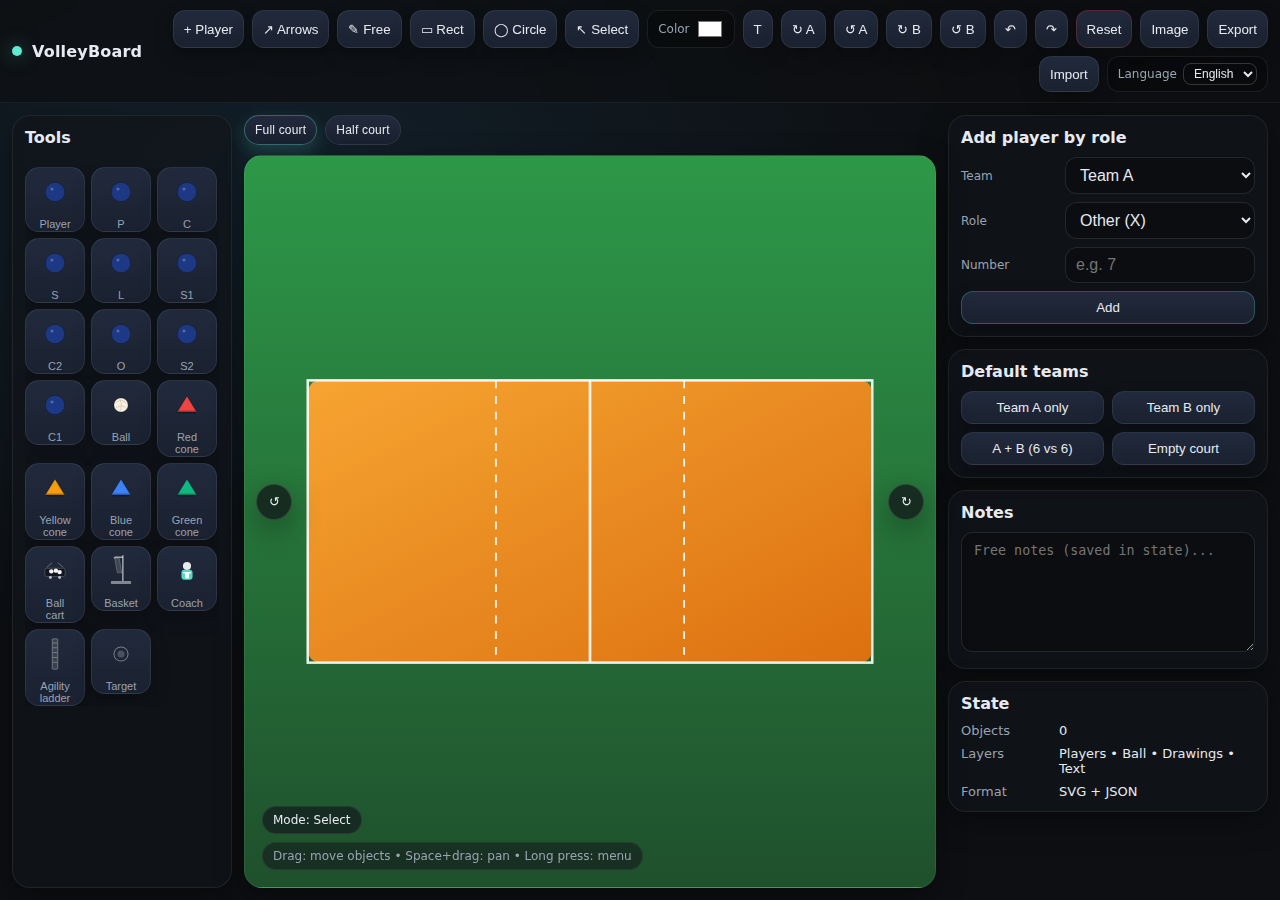
<file: docs/index.html>
<!doctype html>
<html lang="en">
<head>
  <meta charset="utf-8" />
  <meta name="viewport" content="width=device-width, initial-scale=1, maximum-scale=1, user-scalable=no, viewport-fit=cover" />
  <meta name="theme-color" content="#111111" />
  <title>VolleyBoard SVG</title>
  <link rel="manifest" href="./manifest.webmanifest" />
  <link rel="stylesheet" href="./style.css" />
</head>
<body>
  <header class="topbar">
    <div class="brand">
      <span class="dot"></span>
      <span class="title">VolleyBoard</span>
    </div>
    <div class="toolbar">
      <button id="btnAddPlayer" class="btn" title="Add player" data-i18n-title="toolbar.addPlayer.title" data-i18n="toolbar.addPlayer.text">+ Player</button>
      <button id="btnArrow" class="btn" title="Draw arrows" data-i18n-title="toolbar.arrow.title" data-i18n="toolbar.arrow.text">↗ Arrows</button>
      <button id="btnFreehand" class="btn" title="Draw freehand" data-i18n-title="toolbar.freehand.title" data-i18n="toolbar.freehand.text">✎ Free</button>
      <button id="btnRect" class="btn" title="Draw rectangle" data-i18n-title="toolbar.rect.title" data-i18n="toolbar.rect.text">▭ Rect</button>
      <button id="btnCircle" class="btn" title="Draw circle" data-i18n-title="toolbar.circle.title" data-i18n="toolbar.circle.text">◯ Circle</button>
      <button id="btnSelectMode" class="btn" title="Selection mode" data-i18n-title="toolbar.select.title" data-i18n="toolbar.select.text">↖ Select</button>
      <label class="colorControl" title="Drawing color" data-i18n-title="toolbar.color.title">
        <span data-i18n="toolbar.color.label">Color</span>
        <input id="drawColor" type="color" value="#ffffff" />
      </label>
      <button id="btnText" class="btn" title="Add text" data-i18n-title="toolbar.text.title">T</button>
      <button id="btnRotateACW" class="btn" title="Rotate team A (clockwise)" data-i18n-title="toolbar.rotateACW.title">↻ A</button>
      <button id="btnRotateACCW" class="btn" title="Rotate team A (counterclockwise)" data-i18n-title="toolbar.rotateACCW.title">↺ A</button>
      <button id="btnRotateBCW" class="btn" title="Rotate team B (clockwise)" data-i18n-title="toolbar.rotateBCW.title">↻ B</button>
      <button id="btnRotateBCCW" class="btn" title="Rotate team B (counterclockwise)" data-i18n-title="toolbar.rotateBCCW.title">↺ B</button>
      <button id="btnUndo" class="btn" title="Undo" data-i18n-title="toolbar.undo.title">↶</button>
      <button id="btnRedo" class="btn" title="Redo" data-i18n-title="toolbar.redo.title">↷</button>
      <button id="btnReset" class="btn btnDanger" title="Reset" data-i18n-title="toolbar.reset.title" data-i18n="toolbar.reset.text">Reset</button>
      <button id="btnExportImg" class="btn" title="Export PNG image" data-i18n-title="toolbar.exportImg.title" data-i18n="toolbar.exportImg.text">Image</button>
      <button id="btnExport" class="btn" title="Export JSON" data-i18n-title="toolbar.export.title" data-i18n="toolbar.export.text">Export</button>
      <button id="btnImport" class="btn" title="Import JSON" data-i18n-title="toolbar.import.title" data-i18n="toolbar.import.text">Import</button>
      <label class="langControl" title="Language" data-i18n-title="ui.language">
        <span data-i18n="ui.language">Language</span>
        <select id="langSelect" aria-label="Language" data-i18n-aria-label="ui.language"></select>
      </label>
    </div>
  </header>

  <main class="main">
    <aside class="toolbox">
      <div class="panel toolboxPanel">
        <div class="panelTitle" data-i18n="toolbox.title">Tools</div>
        <div class="toolGrid" id="toolGrid"></div>
      </div>
    </aside>
    <section class="stageWrap">
      <div class="layoutTabs" id="layoutTabs" role="tablist">
        <button class="tab isActive" data-layout="full-h" role="tab" data-i18n="layout.full">Full court</button>
        <button class="tab" data-layout="half" role="tab" data-i18n="layout.half">Half court</button>
      </div>
      <div class="stage" id="stage"></div>
      <button class="rotateBtn rotateLeft" id="btnRotateLeft" type="button" title="Rotate left" data-i18n-title="rotate.left.title">↺</button>
      <button class="rotateBtn rotateRight" id="btnRotateRight" type="button" title="Rotate right" data-i18n-title="rotate.right.title">↻</button>
      <div class="inspectorOverlay" id="inspectorOverlay">
        <div class="overlayHeader" id="inspectorHandle" data-i18n="inspector.header">Selected object</div>
        <div id="inspector" class="inspector">
          <div class="muted" data-i18n="inspector.none">No selection</div>
        </div>
      </div>
      <div class="hud" id="hud">
        <div class="hudRow">
          <span class="chip" id="chipMode">Mode: Select</span>
        </div>
        <div class="hudRow">
          <span class="hint" data-i18n="hud.hint">Drag: move objects • Space+drag: pan • Long press: menu</span>
        </div>
      </div>
      <div class="ctxMenu" id="ctxMenu" hidden></div>
    </section>

    <aside class="side">
      <div class="panel">
        <div class="panelTitle" data-i18n="panel.addRole.title">Add player by role</div>
        <div class="formGrid">
          <div class="label" data-i18n="label.team">Team</div>
          <select id="addTeam"></select>
          <div class="label" data-i18n="label.role">Role</div>
          <select id="addRole"></select>
          <div class="label" data-i18n="label.number">Number</div>
          <input id="addNumber" type="text" placeholder="e.g. 7" data-i18n-placeholder="placeholder.number" />
          <button id="btnAddRolePlayer" class="btn btnPrimary full" data-i18n="action.add">Add</button>
        </div>
      </div>

      <div class="panel">
        <div class="panelTitle" data-i18n="panel.presets.title">Default teams</div>
        <div class="presetGrid">
          <button class="btn" data-preset="teamA" data-i18n="preset.teamA">Team A only</button>
          <button class="btn" data-preset="teamB" data-i18n="preset.teamB">Team B only</button>
          <button class="btn" data-preset="teams" data-i18n="preset.teams">A + B (6 vs 6)</button>
          <button class="btn" data-preset="empty" data-i18n="preset.empty">Empty court</button>
        </div>
      </div>

      <div class="panel">
        <div class="panelTitle" data-i18n="panel.notes.title">Notes</div>
        <textarea id="notes" class="notes" placeholder="Free notes (saved in state)..." data-i18n-placeholder="placeholder.notes"></textarea>
      </div>

      <div class="panel">
        <div class="panelTitle" data-i18n="panel.state.title">State</div>
        <div class="kv">
          <div class="k" data-i18n="state.objects">Objects</div><div class="v" id="statObjects">0</div>
          <div class="k" data-i18n="state.layers">Layers</div><div class="v" data-i18n="state.layers.value">Players • Ball • Drawings • Text</div>
          <div class="k" data-i18n="state.format">Format</div><div class="v" data-i18n="state.format.value">SVG + JSON</div>
        </div>
      </div>
    </aside>
  </main>

  <dialog id="dlgIO" class="dlg">
    <form method="dialog" class="dlgForm">
      <div class="dlgTitle" id="dlgTitle" data-i18n="dialog.io.title">Import/Export</div>
      <textarea id="ioText" class="ioText" spellcheck="false"></textarea>
      <div class="dlgActions">
        <button value="cancel" class="btn" data-i18n="dialog.close">Close</button>
        <button id="btnIOMain" value="ok" class="btn btnPrimary" data-i18n="dialog.ok">OK</button>
      </div>
    </form>
  </dialog>

  <dialog id="dlgMenu" class="dlg">
    <form method="dialog" class="dlgForm small">
      <div class="dlgTitle" data-i18n="dialog.menu.title">Actions</div>
      <div class="menuGrid" id="menuGrid"></div>
      <div class="dlgActions">
        <button value="cancel" class="btn" data-i18n="dialog.close">Close</button>
      </div>
    </form>
  </dialog>

  <script src="./app.js"></script>
  <script>
    if ('serviceWorker' in navigator) {
      window.addEventListener('load', () => navigator.serviceWorker.register('./sw.js').catch(()=>{}));
    }
  </script>
</body>
</html>
</file>
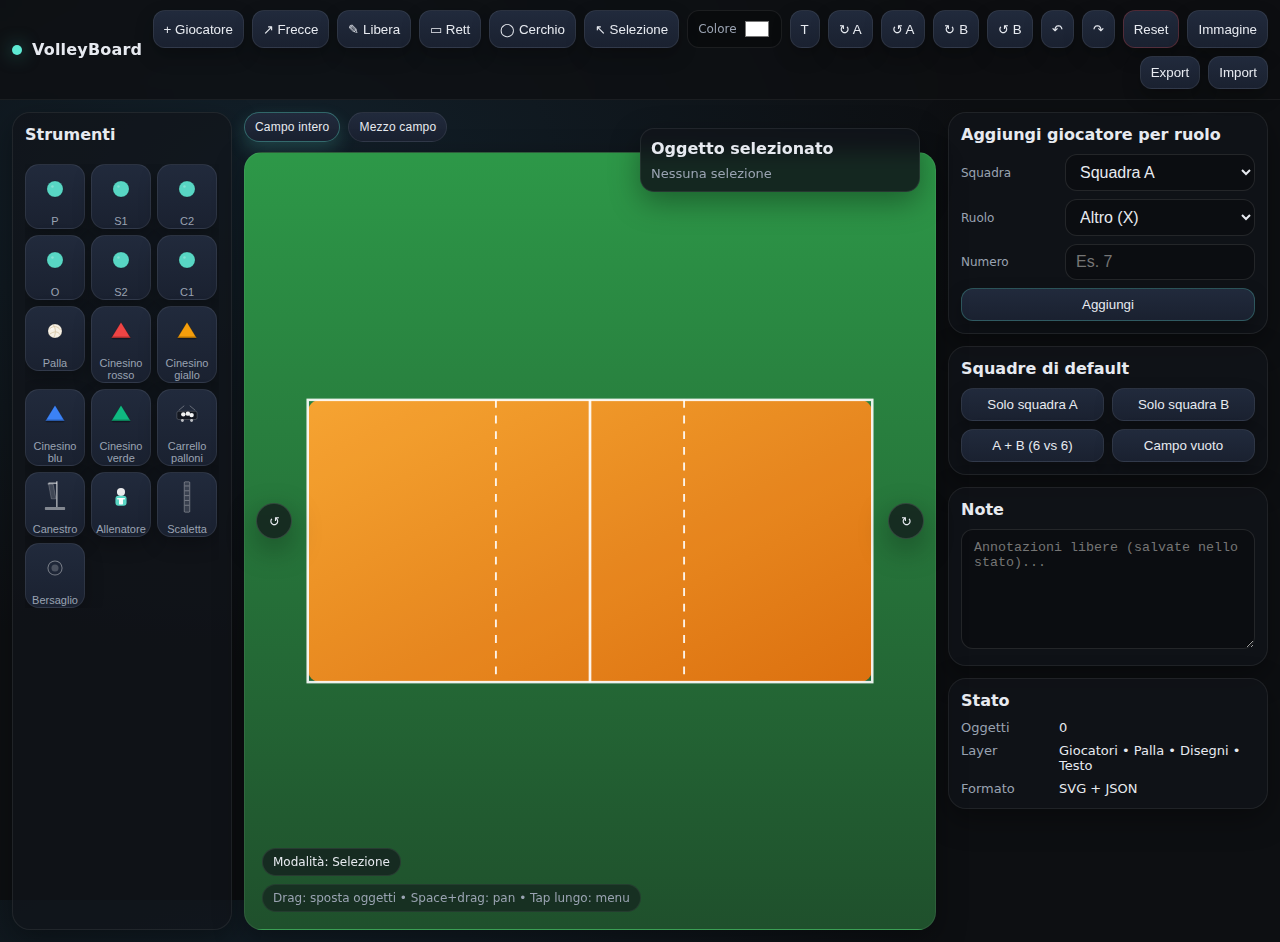
<file: web/index.html>
<!doctype html>
<html lang="it">
<head>
  <meta charset="utf-8" />
  <meta name="viewport" content="width=device-width, initial-scale=1, maximum-scale=1, user-scalable=no, viewport-fit=cover" />
  <meta name="theme-color" content="#111111" />
  <title>VolleyBoard SVG</title>
  <link rel="manifest" href="./manifest.webmanifest" />
  <link rel="stylesheet" href="./style.css" />
</head>
<body>
  <header class="topbar">
    <div class="brand">
      <span class="dot"></span>
      <span class="title">VolleyBoard</span>
    </div>
    <div class="toolbar">
      <button id="btnAddPlayer" class="btn" title="Aggiungi giocatore">+ Giocatore</button>
      <button id="btnArrow" class="btn" title="Disegna frecce">↗ Frecce</button>
      <button id="btnFreehand" class="btn" title="Disegna a mano libera">✎ Libera</button>
      <button id="btnRect" class="btn" title="Disegna rettangolo">▭ Rett</button>
      <button id="btnCircle" class="btn" title="Disegna cerchio">◯ Cerchio</button>
      <button id="btnSelectMode" class="btn" title="Modalità selezione">↖ Selezione</button>
      <label class="colorControl" title="Colore disegno">
        <span>Colore</span>
        <input id="drawColor" type="color" value="#ffffff" />
      </label>
      <button id="btnText" class="btn" title="Aggiungi testo">T</button>
      <button id="btnRotateACW" class="btn" title="Ruota squadra A (orario)">↻ A</button>
      <button id="btnRotateACCW" class="btn" title="Ruota squadra A (antiorario)">↺ A</button>
      <button id="btnRotateBCW" class="btn" title="Ruota squadra B (orario)">↻ B</button>
      <button id="btnRotateBCCW" class="btn" title="Ruota squadra B (antiorario)">↺ B</button>
      <button id="btnUndo" class="btn" title="Annulla">↶</button>
      <button id="btnRedo" class="btn" title="Ripristina">↷</button>
      <button id="btnReset" class="btn btnDanger" title="Reset">Reset</button>
      <button id="btnExportImg" class="btn" title="Esporta immagine PNG">Immagine</button>
      <button id="btnExport" class="btn" title="Esporta JSON">Export</button>
      <button id="btnImport" class="btn" title="Importa JSON">Import</button>
    </div>
  </header>

  <main class="main">
    <aside class="toolbox">
      <div class="panel toolboxPanel">
        <div class="panelTitle">Strumenti</div>
        <div class="toolGrid" id="toolGrid"></div>
      </div>
    </aside>
    <section class="stageWrap">
      <div class="layoutTabs" id="layoutTabs" role="tablist">
        <button class="tab isActive" data-layout="full-h" role="tab">Campo intero</button>
        <button class="tab" data-layout="half" role="tab">Mezzo campo</button>
      </div>
      <div class="stage" id="stage"></div>
      <button class="rotateBtn rotateLeft" id="btnRotateLeft" type="button" title="Ruota sinistra">↺</button>
      <button class="rotateBtn rotateRight" id="btnRotateRight" type="button" title="Ruota destra">↻</button>
      <div class="inspectorOverlay" id="inspectorOverlay">
        <div class="overlayHeader" id="inspectorHandle">Oggetto selezionato</div>
        <div id="inspector" class="inspector">
          <div class="muted">Nessuna selezione</div>
        </div>
      </div>
      <div class="hud" id="hud">
        <div class="hudRow">
          <span class="chip" id="chipMode">Modalità: Selezione</span>
        </div>
        <div class="hudRow">
          <span class="hint">Drag: sposta oggetti • Space+drag: pan • Tap lungo: menu</span>
        </div>
      </div>
      <div class="ctxMenu" id="ctxMenu" hidden></div>
    </section>

    <aside class="side">
      <div class="panel">
        <div class="panelTitle">Aggiungi giocatore per ruolo</div>
        <div class="formGrid">
          <div class="label">Squadra</div>
          <select id="addTeam"></select>
          <div class="label">Ruolo</div>
          <select id="addRole"></select>
          <div class="label">Numero</div>
          <input id="addNumber" type="text" placeholder="Es. 7" />
          <button id="btnAddRolePlayer" class="btn btnPrimary full">Aggiungi</button>
        </div>
      </div>

      <div class="panel">
        <div class="panelTitle">Squadre di default</div>
        <div class="presetGrid">
          <button class="btn" data-preset="teamA">Solo squadra A</button>
          <button class="btn" data-preset="teamB">Solo squadra B</button>
          <button class="btn" data-preset="teams">A + B (6 vs 6)</button>
          <button class="btn" data-preset="empty">Campo vuoto</button>
        </div>
      </div>

      <div class="panel">
        <div class="panelTitle">Note</div>
        <textarea id="notes" class="notes" placeholder="Annotazioni libere (salvate nello stato)..."></textarea>
      </div>

      <div class="panel">
        <div class="panelTitle">Stato</div>
        <div class="kv">
          <div class="k">Oggetti</div><div class="v" id="statObjects">0</div>
          <div class="k">Layer</div><div class="v">Giocatori • Palla • Disegni • Testo</div>
          <div class="k">Formato</div><div class="v">SVG + JSON</div>
        </div>
      </div>
    </aside>
  </main>

  <dialog id="dlgIO" class="dlg">
    <form method="dialog" class="dlgForm">
      <div class="dlgTitle" id="dlgTitle">Import/Export</div>
      <textarea id="ioText" class="ioText" spellcheck="false"></textarea>
      <div class="dlgActions">
        <button value="cancel" class="btn">Chiudi</button>
        <button id="btnIOMain" value="ok" class="btn btnPrimary">OK</button>
      </div>
    </form>
  </dialog>

  <dialog id="dlgMenu" class="dlg">
    <form method="dialog" class="dlgForm small">
      <div class="dlgTitle">Azioni</div>
      <div class="menuGrid" id="menuGrid"></div>
      <div class="dlgActions">
        <button value="cancel" class="btn">Chiudi</button>
      </div>
    </form>
  </dialog>

  <script src="./app.js"></script>
  <script>
    if ('serviceWorker' in navigator) {
      window.addEventListener('load', () => navigator.serviceWorker.register('./sw.js').catch(()=>{}));
    }
  </script>
</body>
</html>
</file>
<file: docs/style.css>
/* VolleyBoard minimal UI */
@font-face{
  font-family: "Excalifont";
  src: url("../assets/Excalifont-Regular.woff2") format("woff2");
  font-weight: 400;
  font-style: normal;
  font-display: swap;
}

:root{
  --bg:#0d0f12;
  --panel:#11141a;
  --panel2:#0f1217;
  --text:#e7eaf0;
  --muted:#9aa3b2;
  --accent:#5eead4;
  --danger:#ef4444;
  --stroke:#2a3240;
  --btn:#1a2130;
  --btn2:#212a3c;
  --shadow: 0 10px 30px rgba(0,0,0,.35);
  --radius:14px;
  --radius2:18px;
  --gap:12px;
  --font: ui-sans-serif, system-ui, -apple-system, Segoe UI, Roboto, Ubuntu, Cantarell, Noto Sans, Arial;
}
*{box-sizing:border-box}
html,body{height:100%}
body{
  margin:0;
  font-family:var(--font);
  color:var(--text);
  background: radial-gradient(1200px 800px at 20% 20%, #12202a 0%, var(--bg) 60%);
  overflow:hidden;
  display:flex;
  flex-direction:column;
}
.topbar{
  position:relative;
  display:flex;
  align-items:center;
  justify-content:space-between;
  padding:10px 12px;
  background: rgba(13,15,18,.75);
  backdrop-filter: blur(10px);
  border-bottom:1px solid rgba(255,255,255,.06);
}
.brand{display:flex; gap:10px; align-items:center}
.brand .dot{width:10px;height:10px;border-radius:50%; background:var(--accent); box-shadow:0 0 18px rgba(94,234,212,.5)}
.brand .title{font-weight:700; letter-spacing:.2px}
.toolbar{display:flex; gap:8px; flex-wrap:wrap; justify-content:flex-end}
.colorControl{
  display:flex;
  align-items:center;
  gap:6px;
  padding:6px 10px;
  border-radius:12px;
  background: rgba(0,0,0,.25);
  border:1px solid rgba(255,255,255,.08);
  color:var(--muted);
  font-size:12px;
}
.colorControl input[type="color"]{
  width:28px;
  height:24px;
  border:none;
  padding:0;
  background:transparent;
}
.langControl{
  display:flex;
  align-items:center;
  gap:6px;
  padding:6px 10px;
  border-radius:12px;
  background: rgba(0,0,0,.25);
  border:1px solid rgba(255,255,255,.08);
  color:var(--muted);
  font-size:12px;
}
.langControl select{
  background:transparent;
  color:var(--text);
  border:1px solid rgba(255,255,255,.18);
  border-radius:8px;
  padding:2px 6px;
  font-size:12px;
}
.btn{
  background:linear-gradient(180deg,var(--btn2),var(--btn));
  border:1px solid rgba(255,255,255,.08);
  color:var(--text);
  padding:8px 10px;
  border-radius:12px;
  cursor:pointer;
  box-shadow: 0 8px 18px rgba(0,0,0,.25);
  user-select:none;
  touch-action:manipulation;
}
.btn:active{transform: translateY(1px)}
.btnPrimary{border-color: rgba(94,234,212,.25)}
.btnDanger{border-color: rgba(239,68,68,.25)}
.main{
  display:grid;
  grid-template-columns: 220px 1fr 320px;
  gap:var(--gap);
  padding:var(--gap);
  flex:1;
  min-height:0;
}
.toolbox{
  display:flex;
  flex-direction:column;
  gap:var(--gap);
  height:100%;
  min-width:0;
}
.toolboxPanel{
  display:flex;
  flex-direction:column;
  gap:10px;
  height:100%;
}
.toolTeamToggle{
  display:flex;
  align-items:center;
  gap:6px;
  flex-wrap:wrap;
}
.toolTeamLabel{
  font-size:12px;
  color:var(--muted);
}
.toolGrid{
  display:grid;
  grid-template-columns: repeat(3, minmax(0, 1fr));
  gap:6px;
  overflow:auto;
  max-height:100%;
  padding-right:2px;
}
.toolBtn{
  background:linear-gradient(180deg,var(--btn2),var(--btn));
  border:1px solid rgba(255,255,255,.08);
  color:var(--text);
  border-radius:14px;
  aspect-ratio: 1 / 1;
  display:flex;
  flex-direction:column;
  align-items:center;
  justify-content:center;
  gap:3px;
  cursor:grab;
  box-shadow: 0 8px 18px rgba(0,0,0,.25);
  user-select:none;
}
.toolBtn:active{transform: translateY(1px)}
.toolIcon{
  font-weight:800;
  font-size:14px;
  letter-spacing:.2px;
}
.toolPreview{
  width:46px;
  height:46px;
  display:block;
}
.toolLabel{
  font-size:11px;
  color:var(--muted);
  text-align:center;
  padding:0 6px;
}
.toolLabel{
  font-size:11px;
  color:var(--muted);
  text-align:center;
  padding:0 6px;
}
.toolSwatch{
  width:18px;
  height:16px;
  clip-path: polygon(50% 0, 100% 100%, 0 100%);
  border-radius:2px;
  background: var(--swatch, #f97316);
  box-shadow: inset 0 -2px 0 rgba(0,0,0,.25);
}
.stageWrap{
  position:relative;
  min-width:0;
  display:flex;
  flex-direction:column;
  min-height:0;
}
.toolbarRow{
  display:flex;
  flex-wrap:wrap;
  gap:8px;
  margin-bottom:10px;
}
.layoutTabs{
  display:flex;
  gap:8px;
  flex-wrap:wrap;
  margin-bottom:10px;
}
.tabGroup{
  display:flex;
  gap:6px;
  align-items:center;
}
.tab{
  background:linear-gradient(180deg,var(--btn2),var(--btn));
  border:1px solid rgba(255,255,255,.08);
  color:var(--text);
  padding:7px 10px;
  border-radius:999px;
  cursor:pointer;
  font-size:12px;
  letter-spacing:.2px;
}
.tabSmall{
  padding:6px 9px;
  font-size:11px;
}
.tab.isActive{
  border-color: rgba(94,234,212,.35);
  box-shadow: 0 8px 18px rgba(94,234,212,.18);
}
.rotateBtn{
  position:absolute;
  top:50%;
  transform: translateY(-50%);
  width:36px;
  height:36px;
  border-radius:50%;
  border:1px solid rgba(255,255,255,.12);
  background: rgba(17,20,26,.75);
  color:var(--text);
  cursor:pointer;
  z-index:6;
  box-shadow: var(--shadow);
  backdrop-filter: blur(8px);
}
.rotateBtn:active{transform: translateY(-50%) scale(0.98)}
.rotateLeft{left:12px}
.rotateRight{right:12px}
.stage{
  width:100%;
  height:100%;
  flex:1;
  background:linear-gradient(180deg, #2d9848, #1f502c);
  border:1px solid rgba(255,255,255,.07);
  border-radius: var(--radius2);
  box-shadow: var(--shadow);
  overflow:hidden;
  position:relative;
  touch-action:none;
  overscroll-behavior: none;
}
.stage svg{touch-action:none}
.inspectorOverlay{
  position:absolute;
  top:16px;
  right:16px;
  width:min(280px, calc(100% - 32px));
  background: rgba(17,20,26,.85);
  border:1px solid rgba(255,255,255,.08);
  border-radius: 14px;
  box-shadow: var(--shadow);
  padding:10px;
  z-index:5;
  backdrop-filter: blur(10px);
}
.overlayHeader{
  font-weight:700;
  margin-bottom:8px;
  cursor:move;
  user-select:none;
  touch-action:none;
}
.hud{
  position:absolute;
  left:18px;
  bottom:18px;
  right:18px;
  display:flex;
  flex-direction:column;
  gap:8px;
  pointer-events:none;
}
.ctxMenu{
  position:absolute;
  min-width:220px;
  max-width:320px;
  background: rgba(17,20,26,.95);
  border:1px solid rgba(255,255,255,.08);
  border-radius: 14px;
  box-shadow: var(--shadow);
  padding:10px;
  z-index:9;
  backdrop-filter: blur(10px);
}
.ctxMenu .menuTitle{
  font-weight:800;
  margin-bottom:8px;
}
.ctxMenu .menuRow{
  display:grid;
  grid-template-columns: 90px 1fr;
  gap:8px;
  align-items:center;
  margin:6px 0;
}
.ctxMenu .menuLabel{
  color:var(--muted);
  font-size:12px;
}
.ctxMenu input,.ctxMenu select{
  width:100%;
  background: rgba(0,0,0,.25);
  border:1px solid rgba(255,255,255,.10);
  color:var(--text);
  padding:6px 8px;
  border-radius:10px;
  outline:none;
  font-size:14px;
}
.ctxMenu .menuActions{
  display:flex;
  gap:8px;
  margin-top:8px;
  flex-wrap:wrap;
}
.hudRow{display:flex; gap:10px; align-items:center; flex-wrap:wrap}
.chip{
  pointer-events:none;
  padding:6px 10px;
  border-radius:999px;
  background: rgba(17,20,26,.65);
  border:1px solid rgba(255,255,255,.08);
  color: var(--text);
  font-size:12px;
  backdrop-filter: blur(10px);
}
.hint{
  font-size:12px;
  color:var(--muted);
  padding:6px 10px;
  border-radius:999px;
  background: rgba(17,20,26,.55);
  border:1px solid rgba(255,255,255,.06);
  backdrop-filter: blur(10px);
}
.side{
  display:flex;
  flex-direction:column;
  gap:var(--gap);
  height:100%;
  min-width:0;
}
.panel{
  background: rgba(17,20,26,.7);
  border:1px solid rgba(255,255,255,.07);
  border-radius: var(--radius2);
  box-shadow: var(--shadow);
  padding:12px;
  overflow:auto;
}
.panelTitle{font-weight:700; margin-bottom:10px}
.inspector .row{display:grid; grid-template-columns: 96px 1fr; gap:10px; align-items:center; margin:8px 0}
.inspector .label{color:var(--muted); font-size:12px}
.inspector input,.inspector select{
  width:100%;
  background: rgba(0,0,0,.25);
  border:1px solid rgba(255,255,255,.10);
  color:var(--text);
  padding:8px 10px;
  border-radius:12px;
  outline:none;
  font-size:16px;
}
.muted{color:var(--muted); font-size:13px}
.presetGrid{display:grid; grid-template-columns:1fr 1fr; gap:8px}
.formGrid{display:grid; grid-template-columns: 96px 1fr; gap:8px; align-items:center}
.formGrid .label{color:var(--muted); font-size:12px}
.formGrid input,.formGrid select{
  width:100%;
  background: rgba(0,0,0,.25);
  border:1px solid rgba(255,255,255,.10);
  color:var(--text);
  padding:8px 10px;
  border-radius:12px;
  outline:none;
  font-size:16px;
}
.formGrid .full{grid-column:1/-1}
.notes{
  width:100%;
  min-height:120px;
  resize:vertical;
  background: rgba(0,0,0,.25);
  border:1px solid rgba(255,255,255,.10);
  color:var(--text);
  padding:10px 12px;
  border-radius:12px;
  outline:none;
}
.kv{display:grid; grid-template-columns: 90px 1fr; gap:8px; font-size:13px}
.k{color:var(--muted)}
.dlg::backdrop{background: rgba(0,0,0,.6)}
.dlg{
  border:none;
  border-radius: var(--radius2);
  padding:0;
  width:min(860px, calc(100vw - 24px));
  box-shadow: var(--shadow);
  background: rgba(17,20,26,.95);
  color: var(--text);
}
.dlgForm{display:flex; flex-direction:column; gap:10px; padding:14px}
.dlgForm.small{width:min(520px, calc(100vw - 24px))}
.dlgTitle{font-weight:800}
.ioText{
  width:100%;
  height: min(520px, 56vh);
  resize:vertical;
  background: rgba(0,0,0,.35);
  border:1px solid rgba(255,255,255,.10);
  color:var(--text);
  padding:10px 12px;
  border-radius:12px;
  outline:none;
  font-family: ui-monospace, SFMono-Regular, Menlo, Monaco, Consolas, "Liberation Mono", "Courier New", monospace;
  font-size:12px;
  line-height:1.4;
}
.dlgActions{display:flex; justify-content:flex-end; gap:10px}
.menuGrid{display:grid; grid-template-columns: 1fr 1fr; gap:8px}
@media (max-width: 980px){
  body{overflow:auto}
  .main{
    grid-template-columns: 180px 1fr;
    grid-template-rows: auto auto;
    height:auto;
    gap:10px;
    padding:10px;
  }
  .toolGrid{grid-template-columns: repeat(2, minmax(0, 1fr))}
  .toolPreview{width:36px; height:36px}
  .toolLabel{font-size:10px}
  .toolBtn{border-radius:12px}
  .stage{height: 62vh; min-height: 360px}
  .side{grid-column: 1 / -1}
}
</file>
<file: web/style.css>
/* VolleyBoard minimal UI */
:root{
  --bg:#0d0f12;
  --panel:#11141a;
  --panel2:#0f1217;
  --text:#e7eaf0;
  --muted:#9aa3b2;
  --accent:#5eead4;
  --danger:#ef4444;
  --stroke:#2a3240;
  --btn:#1a2130;
  --btn2:#212a3c;
  --shadow: 0 10px 30px rgba(0,0,0,.35);
  --radius:14px;
  --radius2:18px;
  --gap:12px;
  --font: ui-sans-serif, system-ui, -apple-system, Segoe UI, Roboto, Ubuntu, Cantarell, Noto Sans, Arial;
}
*{box-sizing:border-box}
html,body{height:100%}
body{
  margin:0;
  font-family:var(--font);
  color:var(--text);
  background: radial-gradient(1200px 800px at 20% 20%, #12202a 0%, var(--bg) 60%);
  overflow:hidden;
}
.topbar{
  position:sticky; top:0;
  z-index:10;
  display:flex;
  align-items:center;
  justify-content:space-between;
  padding:10px 12px;
  background: rgba(13,15,18,.75);
  backdrop-filter: blur(10px);
  border-bottom:1px solid rgba(255,255,255,.06);
}
.brand{display:flex; gap:10px; align-items:center}
.brand .dot{width:10px;height:10px;border-radius:50%; background:var(--accent); box-shadow:0 0 18px rgba(94,234,212,.5)}
.brand .title{font-weight:700; letter-spacing:.2px}
.toolbar{display:flex; gap:8px; flex-wrap:wrap; justify-content:flex-end}
.zoomControl{
  display:flex;
  align-items:center;
  gap:6px;
  padding:6px 10px;
  border-radius:12px;
  background: rgba(0,0,0,.25);
  border:1px solid rgba(255,255,255,.08);
  color:var(--muted);
  font-size:12px;
}
.colorControl{
  display:flex;
  align-items:center;
  gap:6px;
  padding:6px 10px;
  border-radius:12px;
  background: rgba(0,0,0,.25);
  border:1px solid rgba(255,255,255,.08);
  color:var(--muted);
  font-size:12px;
}
.colorControl input[type="color"]{
  width:28px;
  height:24px;
  border:none;
  padding:0;
  background:transparent;
}
.zoomControl input[type="range"]{
  width:120px;
}
.btn{
  background:linear-gradient(180deg,var(--btn2),var(--btn));
  border:1px solid rgba(255,255,255,.08);
  color:var(--text);
  padding:8px 10px;
  border-radius:12px;
  cursor:pointer;
  box-shadow: 0 8px 18px rgba(0,0,0,.25);
  user-select:none;
  touch-action:manipulation;
}
.btn:active{transform: translateY(1px)}
.btnPrimary{border-color: rgba(94,234,212,.25)}
.btnDanger{border-color: rgba(239,68,68,.25)}
.main{
  display:grid;
  grid-template-columns: 220px 1fr 320px;
  gap:var(--gap);
  padding:var(--gap);
  height: calc(100% - 58px);
}
.toolbox{
  display:flex;
  flex-direction:column;
  gap:var(--gap);
  height:100%;
  min-width:0;
}
.toolboxPanel{
  display:flex;
  flex-direction:column;
  gap:10px;
  height:100%;
}
.toolGrid{
  display:grid;
  grid-template-columns: repeat(3, minmax(0, 1fr));
  gap:6px;
  overflow:auto;
  max-height:100%;
  padding-right:2px;
}
.toolBtn{
  background:linear-gradient(180deg,var(--btn2),var(--btn));
  border:1px solid rgba(255,255,255,.08);
  color:var(--text);
  border-radius:14px;
  aspect-ratio: 1 / 1;
  display:flex;
  flex-direction:column;
  align-items:center;
  justify-content:center;
  gap:3px;
  cursor:grab;
  box-shadow: 0 8px 18px rgba(0,0,0,.25);
  user-select:none;
}
.toolBtn:active{transform: translateY(1px)}
.toolIcon{
  font-weight:800;
  font-size:14px;
  letter-spacing:.2px;
}
.toolPreview{
  width:46px;
  height:46px;
  display:block;
}
.toolLabel{
  font-size:11px;
  color:var(--muted);
  text-align:center;
  padding:0 6px;
}
.toolLabel{
  font-size:11px;
  color:var(--muted);
  text-align:center;
  padding:0 6px;
}
.toolSwatch{
  width:18px;
  height:16px;
  clip-path: polygon(50% 0, 100% 100%, 0 100%);
  border-radius:2px;
  background: var(--swatch, #f97316);
  box-shadow: inset 0 -2px 0 rgba(0,0,0,.25);
}
.stageWrap{
  position:relative;
  min-width:0;
  display:flex;
  flex-direction:column;
  min-height:0;
}
.layoutTabs{
  display:flex;
  gap:8px;
  flex-wrap:wrap;
  margin-bottom:10px;
}
.tabGroup{
  display:flex;
  gap:6px;
  align-items:center;
}
.tab{
  background:linear-gradient(180deg,var(--btn2),var(--btn));
  border:1px solid rgba(255,255,255,.08);
  color:var(--text);
  padding:7px 10px;
  border-radius:999px;
  cursor:pointer;
  font-size:12px;
  letter-spacing:.2px;
}
.tabSmall{
  padding:6px 9px;
  font-size:11px;
}
.tab.isActive{
  border-color: rgba(94,234,212,.35);
  box-shadow: 0 8px 18px rgba(94,234,212,.18);
}
.rotateBtn{
  position:absolute;
  top:50%;
  transform: translateY(-50%);
  width:36px;
  height:36px;
  border-radius:50%;
  border:1px solid rgba(255,255,255,.12);
  background: rgba(17,20,26,.75);
  color:var(--text);
  cursor:pointer;
  z-index:6;
  box-shadow: var(--shadow);
  backdrop-filter: blur(8px);
}
.rotateBtn:active{transform: translateY(-50%) scale(0.98)}
.rotateLeft{left:12px}
.rotateRight{right:12px}
.stage{
  width:100%;
  height:100%;
  flex:1;
  background:linear-gradient(180deg, #2d9848, #1f502c);
  border:1px solid rgba(255,255,255,.07);
  border-radius: var(--radius2);
  box-shadow: var(--shadow);
  overflow:hidden;
  position:relative;
  touch-action:none;
  overscroll-behavior: none;
}
.stage svg{touch-action:none}
.inspectorOverlay{
  position:absolute;
  top:16px;
  right:16px;
  width:min(280px, calc(100% - 32px));
  background: rgba(17,20,26,.85);
  border:1px solid rgba(255,255,255,.08);
  border-radius: 14px;
  box-shadow: var(--shadow);
  padding:10px;
  z-index:5;
  backdrop-filter: blur(10px);
}
.overlayHeader{
  font-weight:700;
  margin-bottom:8px;
  cursor:move;
  user-select:none;
  touch-action:none;
}
.hud{
  position:absolute;
  left:18px;
  bottom:18px;
  right:18px;
  display:flex;
  flex-direction:column;
  gap:8px;
  pointer-events:none;
}
.ctxMenu{
  position:absolute;
  min-width:220px;
  max-width:320px;
  background: rgba(17,20,26,.95);
  border:1px solid rgba(255,255,255,.08);
  border-radius: 14px;
  box-shadow: var(--shadow);
  padding:10px;
  z-index:9;
  backdrop-filter: blur(10px);
}
.ctxMenu .menuTitle{
  font-weight:800;
  margin-bottom:8px;
}
.ctxMenu .menuRow{
  display:grid;
  grid-template-columns: 90px 1fr;
  gap:8px;
  align-items:center;
  margin:6px 0;
}
.ctxMenu .menuLabel{
  color:var(--muted);
  font-size:12px;
}
.ctxMenu input,.ctxMenu select{
  width:100%;
  background: rgba(0,0,0,.25);
  border:1px solid rgba(255,255,255,.10);
  color:var(--text);
  padding:6px 8px;
  border-radius:10px;
  outline:none;
  font-size:14px;
}
.ctxMenu .menuActions{
  display:flex;
  gap:8px;
  margin-top:8px;
  flex-wrap:wrap;
}
.hudRow{display:flex; gap:10px; align-items:center; flex-wrap:wrap}
.chip{
  pointer-events:none;
  padding:6px 10px;
  border-radius:999px;
  background: rgba(17,20,26,.65);
  border:1px solid rgba(255,255,255,.08);
  color: var(--text);
  font-size:12px;
  backdrop-filter: blur(10px);
}
.hint{
  font-size:12px;
  color:var(--muted);
  padding:6px 10px;
  border-radius:999px;
  background: rgba(17,20,26,.55);
  border:1px solid rgba(255,255,255,.06);
  backdrop-filter: blur(10px);
}
.side{
  display:flex;
  flex-direction:column;
  gap:var(--gap);
  height:100%;
  min-width:0;
}
.panel{
  background: rgba(17,20,26,.7);
  border:1px solid rgba(255,255,255,.07);
  border-radius: var(--radius2);
  box-shadow: var(--shadow);
  padding:12px;
  overflow:auto;
}
.panelTitle{font-weight:700; margin-bottom:10px}
.inspector .row{display:grid; grid-template-columns: 96px 1fr; gap:10px; align-items:center; margin:8px 0}
.inspector .label{color:var(--muted); font-size:12px}
.inspector input,.inspector select{
  width:100%;
  background: rgba(0,0,0,.25);
  border:1px solid rgba(255,255,255,.10);
  color:var(--text);
  padding:8px 10px;
  border-radius:12px;
  outline:none;
  font-size:16px;
}
.muted{color:var(--muted); font-size:13px}
.presetGrid{display:grid; grid-template-columns:1fr 1fr; gap:8px}
.formGrid{display:grid; grid-template-columns: 96px 1fr; gap:8px; align-items:center}
.formGrid .label{color:var(--muted); font-size:12px}
.formGrid input,.formGrid select{
  width:100%;
  background: rgba(0,0,0,.25);
  border:1px solid rgba(255,255,255,.10);
  color:var(--text);
  padding:8px 10px;
  border-radius:12px;
  outline:none;
  font-size:16px;
}
.formGrid .full{grid-column:1/-1}
.notes{
  width:100%;
  min-height:120px;
  resize:vertical;
  background: rgba(0,0,0,.25);
  border:1px solid rgba(255,255,255,.10);
  color:var(--text);
  padding:10px 12px;
  border-radius:12px;
  outline:none;
}
.kv{display:grid; grid-template-columns: 90px 1fr; gap:8px; font-size:13px}
.k{color:var(--muted)}
.dlg::backdrop{background: rgba(0,0,0,.6)}
.dlg{
  border:none;
  border-radius: var(--radius2);
  padding:0;
  width:min(860px, calc(100vw - 24px));
  box-shadow: var(--shadow);
  background: rgba(17,20,26,.95);
  color: var(--text);
}
.dlgForm{display:flex; flex-direction:column; gap:10px; padding:14px}
.dlgForm.small{width:min(520px, calc(100vw - 24px))}
.dlgTitle{font-weight:800}
.ioText{
  width:100%;
  height: min(520px, 56vh);
  resize:vertical;
  background: rgba(0,0,0,.35);
  border:1px solid rgba(255,255,255,.10);
  color:var(--text);
  padding:10px 12px;
  border-radius:12px;
  outline:none;
  font-family: ui-monospace, SFMono-Regular, Menlo, Monaco, Consolas, "Liberation Mono", "Courier New", monospace;
  font-size:12px;
  line-height:1.4;
}
.dlgActions{display:flex; justify-content:flex-end; gap:10px}
.menuGrid{display:grid; grid-template-columns: 1fr 1fr; gap:8px}
@media (max-width: 980px){
  body{overflow:auto}
  .main{grid-template-columns: 1fr; height:auto}
  .stage{height: 62vh; min-height: 420px}
}
</file>
